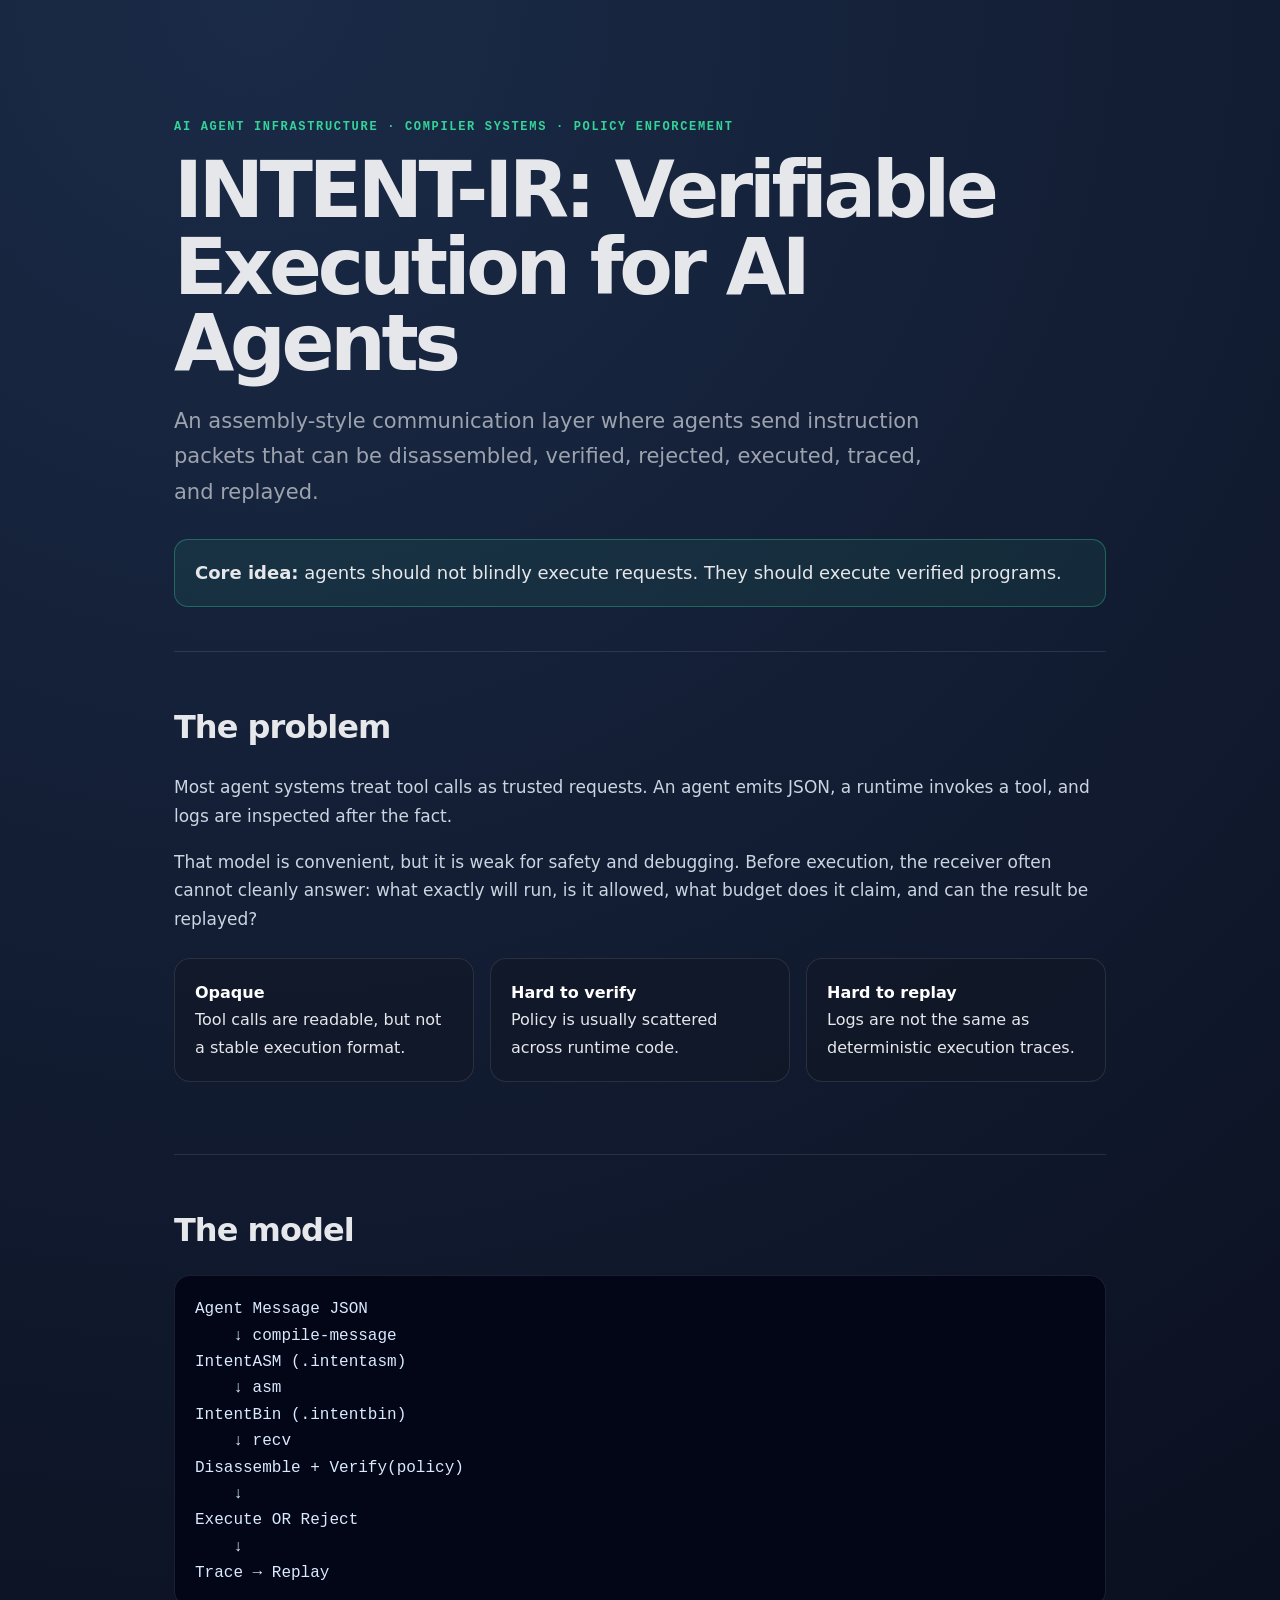
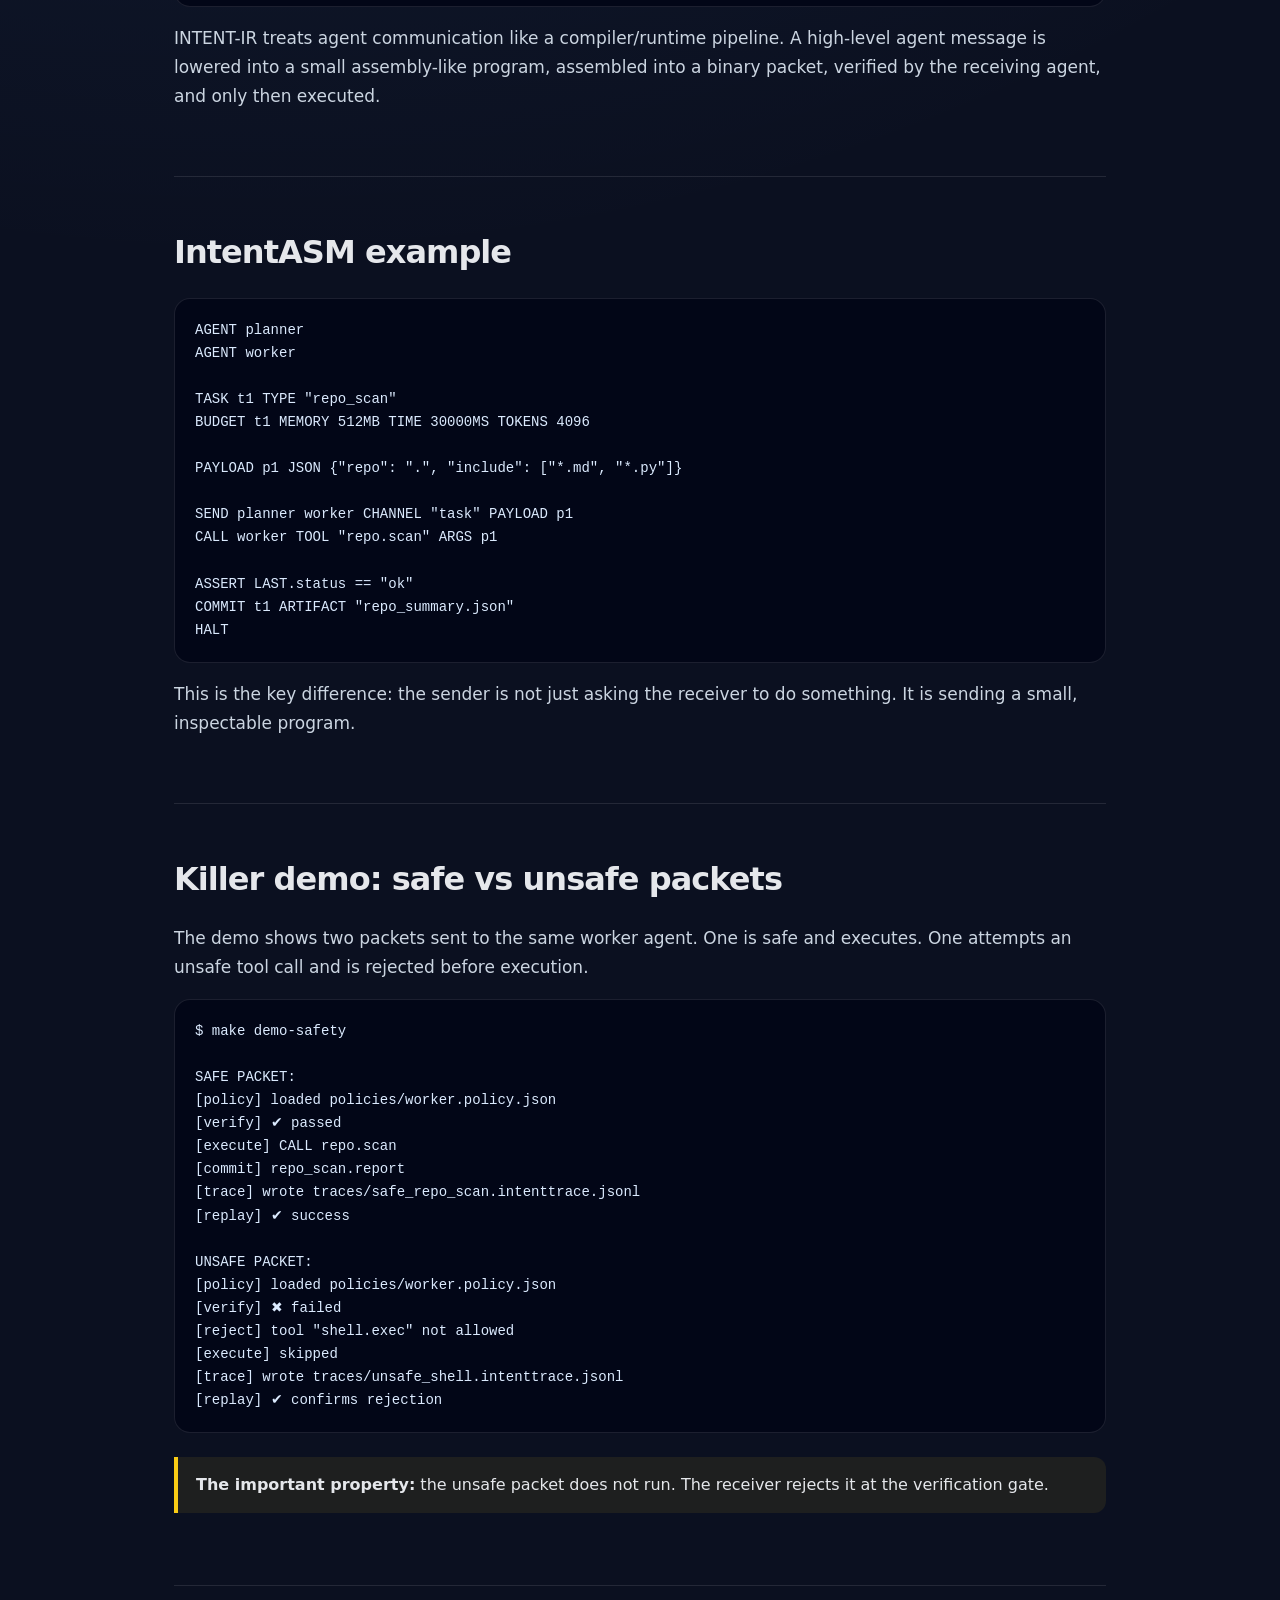
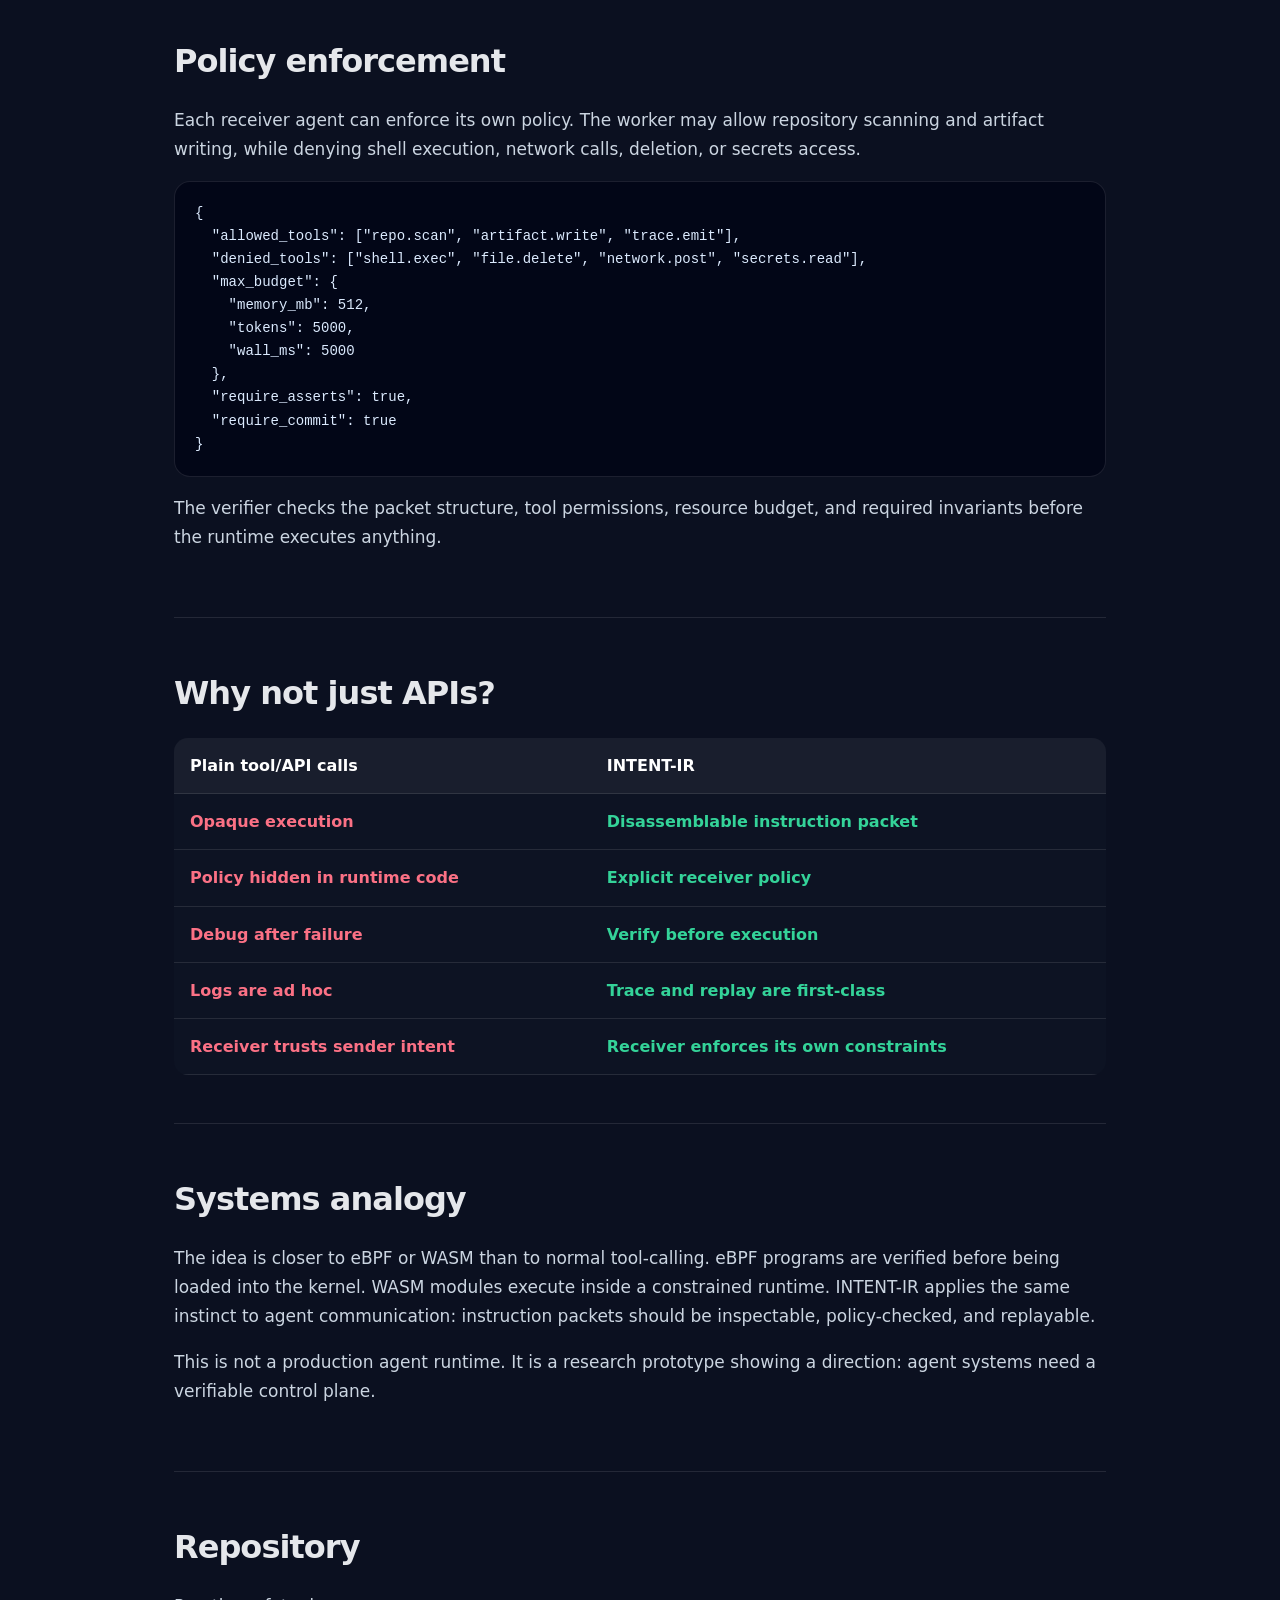
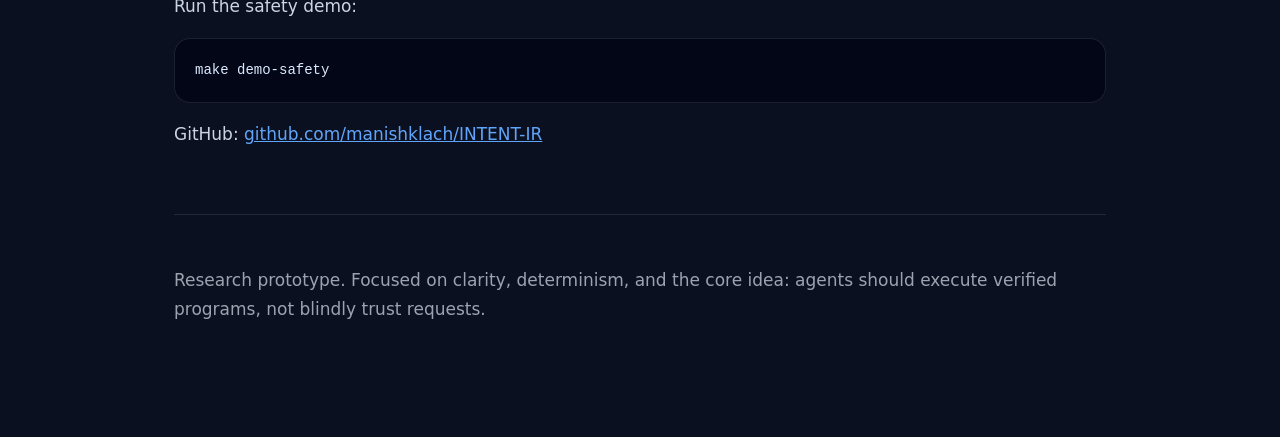
<file: docs/index.html>
<!DOCTYPE html>
<html lang="en">
<head>
  <meta charset="UTF-8" />
  <meta name="viewport" content="width=device-width, initial-scale=1.0" />
  <title>INTENT-IR — Verifiable Agent Execution</title>
  <meta name="description" content="INTENT-IR is an assembly-style communication layer for AI agents: compile messages into verifiable, replayable instruction packets." />
  <style>
    :root {
      --bg: #0b1020;
      --panel: #111827;
      --panel2: #0f172a;
      --text: #e5e7eb;
      --muted: #9ca3af;
      --line: rgba(255,255,255,.10);
      --green: #34d399;
      --red: #fb7185;
      --blue: #60a5fa;
      --yellow: #facc15;
      --code: #020617;
    }
    * { box-sizing: border-box; }
    body {
      margin: 0;
      font-family: Inter, ui-sans-serif, system-ui, -apple-system, BlinkMacSystemFont, "Segoe UI", sans-serif;
      background: radial-gradient(circle at 20% 0%, rgba(96,165,250,.18), transparent 35%), var(--bg);
      color: var(--text);
      line-height: 1.7;
    }
    a { color: var(--blue); }
    .wrap { max-width: 980px; margin: 0 auto; padding: 56px 24px 96px; }
    .hero { padding: 64px 0 44px; border-bottom: 1px solid var(--line); }
    .eyebrow { color: var(--green); font: 700 12px/1.2 ui-monospace, SFMono-Regular, Menlo, Consolas, monospace; letter-spacing: .14em; text-transform: uppercase; }
    h1 { font-size: clamp(42px, 7vw, 78px); line-height: .98; letter-spacing: -0.055em; margin: 18px 0 22px; }
    .subtitle { font-size: 21px; color: var(--muted); max-width: 760px; }
    .punch { margin-top: 28px; padding: 18px 20px; border: 1px solid rgba(52,211,153,.35); background: rgba(52,211,153,.08); border-radius: 14px; font-size: 18px; }
    section { padding: 48px 0; border-bottom: 1px solid var(--line); }
    h2 { font-size: 32px; letter-spacing: -.03em; margin: 0 0 18px; }
    h3 { margin-top: 28px; }
    p { color: #cbd5e1; font-size: 17px; }
    .grid { display: grid; grid-template-columns: repeat(auto-fit, minmax(240px,1fr)); gap: 16px; margin: 24px 0; }
    .card { background: rgba(17,24,39,.72); border: 1px solid var(--line); border-radius: 16px; padding: 20px; }
    .card strong { color: #fff; }
    pre { background: var(--code); border: 1px solid var(--line); border-radius: 16px; padding: 20px; overflow-x: auto; color: #dbeafe; font-size: 14px; line-height: 1.65; }
    code { font-family: ui-monospace, SFMono-Regular, Menlo, Consolas, monospace; }
    .flow { font-size: 16px; color: #dbeafe; }
    .ok { color: var(--green); font-weight: 700; }
    .bad { color: var(--red); font-weight: 700; }
    table { width: 100%; border-collapse: collapse; margin-top: 18px; overflow: hidden; border-radius: 14px; }
    th, td { padding: 14px 16px; border-bottom: 1px solid var(--line); text-align: left; vertical-align: top; }
    th { background: rgba(255,255,255,.06); color: #fff; }
    td { color: #cbd5e1; background: rgba(17,24,39,.45); }
    .callout { border-left: 4px solid var(--yellow); padding: 14px 18px; background: rgba(250,204,21,.08); border-radius: 0 12px 12px 0; margin: 24px 0; }
    .footer { color: var(--muted); padding-top: 34px; }
  </style>
</head>
<body>
  <main class="wrap">
    <header class="hero">
      <div class="eyebrow">AI Agent Infrastructure · Compiler Systems · Policy Enforcement</div>
      <h1>INTENT-IR: Verifiable Execution for AI Agents</h1>
      <p class="subtitle">An assembly-style communication layer where agents send instruction packets that can be disassembled, verified, rejected, executed, traced, and replayed.</p>
      <div class="punch"><strong>Core idea:</strong> agents should not blindly execute requests. They should execute verified programs.</div>
    </header>

    <section>
      <h2>The problem</h2>
      <p>Most agent systems treat tool calls as trusted requests. An agent emits JSON, a runtime invokes a tool, and logs are inspected after the fact.</p>
      <p>That model is convenient, but it is weak for safety and debugging. Before execution, the receiver often cannot cleanly answer: what exactly will run, is it allowed, what budget does it claim, and can the result be replayed?</p>
      <div class="grid">
        <div class="card"><strong>Opaque</strong><br />Tool calls are readable, but not a stable execution format.</div>
        <div class="card"><strong>Hard to verify</strong><br />Policy is usually scattered across runtime code.</div>
        <div class="card"><strong>Hard to replay</strong><br />Logs are not the same as deterministic execution traces.</div>
      </div>
    </section>

    <section>
      <h2>The model</h2>
      <pre class="flow"><code>Agent Message JSON
    ↓ compile-message
IntentASM (.intentasm)
    ↓ asm
IntentBin (.intentbin)
    ↓ recv
Disassemble + Verify(policy)
    ↓
Execute OR Reject
    ↓
Trace → Replay</code></pre>
      <p>INTENT-IR treats agent communication like a compiler/runtime pipeline. A high-level agent message is lowered into a small assembly-like program, assembled into a binary packet, verified by the receiving agent, and only then executed.</p>
    </section>

    <section>
      <h2>IntentASM example</h2>
      <pre><code>AGENT planner
AGENT worker

TASK t1 TYPE "repo_scan"
BUDGET t1 MEMORY 512MB TIME 30000MS TOKENS 4096

PAYLOAD p1 JSON {"repo": ".", "include": ["*.md", "*.py"]}

SEND planner worker CHANNEL "task" PAYLOAD p1
CALL worker TOOL "repo.scan" ARGS p1

ASSERT LAST.status == "ok"
COMMIT t1 ARTIFACT "repo_summary.json"
HALT</code></pre>
      <p>This is the key difference: the sender is not just asking the receiver to do something. It is sending a small, inspectable program.</p>
    </section>

    <section>
      <h2>Killer demo: safe vs unsafe packets</h2>
      <p>The demo shows two packets sent to the same worker agent. One is safe and executes. One attempts an unsafe tool call and is rejected before execution.</p>
      <pre><code>$ make demo-safety

SAFE PACKET:
[policy] loaded policies/worker.policy.json
[verify] ✔ passed
[execute] CALL repo.scan
[commit] repo_scan.report
[trace] wrote traces/safe_repo_scan.intenttrace.jsonl
[replay] ✔ success

UNSAFE PACKET:
[policy] loaded policies/worker.policy.json
[verify] ✖ failed
[reject] tool "shell.exec" not allowed
[execute] skipped
[trace] wrote traces/unsafe_shell.intenttrace.jsonl
[replay] ✔ confirms rejection</code></pre>
      <div class="callout"><strong>The important property:</strong> the unsafe packet does not run. The receiver rejects it at the verification gate.</div>
    </section>

    <section>
      <h2>Policy enforcement</h2>
      <p>Each receiver agent can enforce its own policy. The worker may allow repository scanning and artifact writing, while denying shell execution, network calls, deletion, or secrets access.</p>
      <pre><code>{
  "allowed_tools": ["repo.scan", "artifact.write", "trace.emit"],
  "denied_tools": ["shell.exec", "file.delete", "network.post", "secrets.read"],
  "max_budget": {
    "memory_mb": 512,
    "tokens": 5000,
    "wall_ms": 5000
  },
  "require_asserts": true,
  "require_commit": true
}</code></pre>
      <p>The verifier checks the packet structure, tool permissions, resource budget, and required invariants before the runtime executes anything.</p>
    </section>

    <section>
      <h2>Why not just APIs?</h2>
      <table>
        <thead><tr><th>Plain tool/API calls</th><th>INTENT-IR</th></tr></thead>
        <tbody>
          <tr><td><span class="bad">Opaque execution</span></td><td><span class="ok">Disassemblable instruction packet</span></td></tr>
          <tr><td><span class="bad">Policy hidden in runtime code</span></td><td><span class="ok">Explicit receiver policy</span></td></tr>
          <tr><td><span class="bad">Debug after failure</span></td><td><span class="ok">Verify before execution</span></td></tr>
          <tr><td><span class="bad">Logs are ad hoc</span></td><td><span class="ok">Trace and replay are first-class</span></td></tr>
          <tr><td><span class="bad">Receiver trusts sender intent</span></td><td><span class="ok">Receiver enforces its own constraints</span></td></tr>
        </tbody>
      </table>
    </section>

    <section>
      <h2>Systems analogy</h2>
      <p>The idea is closer to eBPF or WASM than to normal tool-calling. eBPF programs are verified before being loaded into the kernel. WASM modules execute inside a constrained runtime. INTENT-IR applies the same instinct to agent communication: instruction packets should be inspectable, policy-checked, and replayable.</p>
      <p>This is not a production agent runtime. It is a research prototype showing a direction: agent systems need a verifiable control plane.</p>
    </section>

    <section>
      <h2>Repository</h2>
      <p>Run the safety demo:</p>
      <pre><code>make demo-safety</code></pre>
      <p>GitHub: <a href="https://github.com/manishklach/INTENT-IR">github.com/manishklach/INTENT-IR</a></p>
    </section>

    <p class="footer">Research prototype. Focused on clarity, determinism, and the core idea: agents should execute verified programs, not blindly trust requests.</p>
  </main>
</body>
</html>
</file>
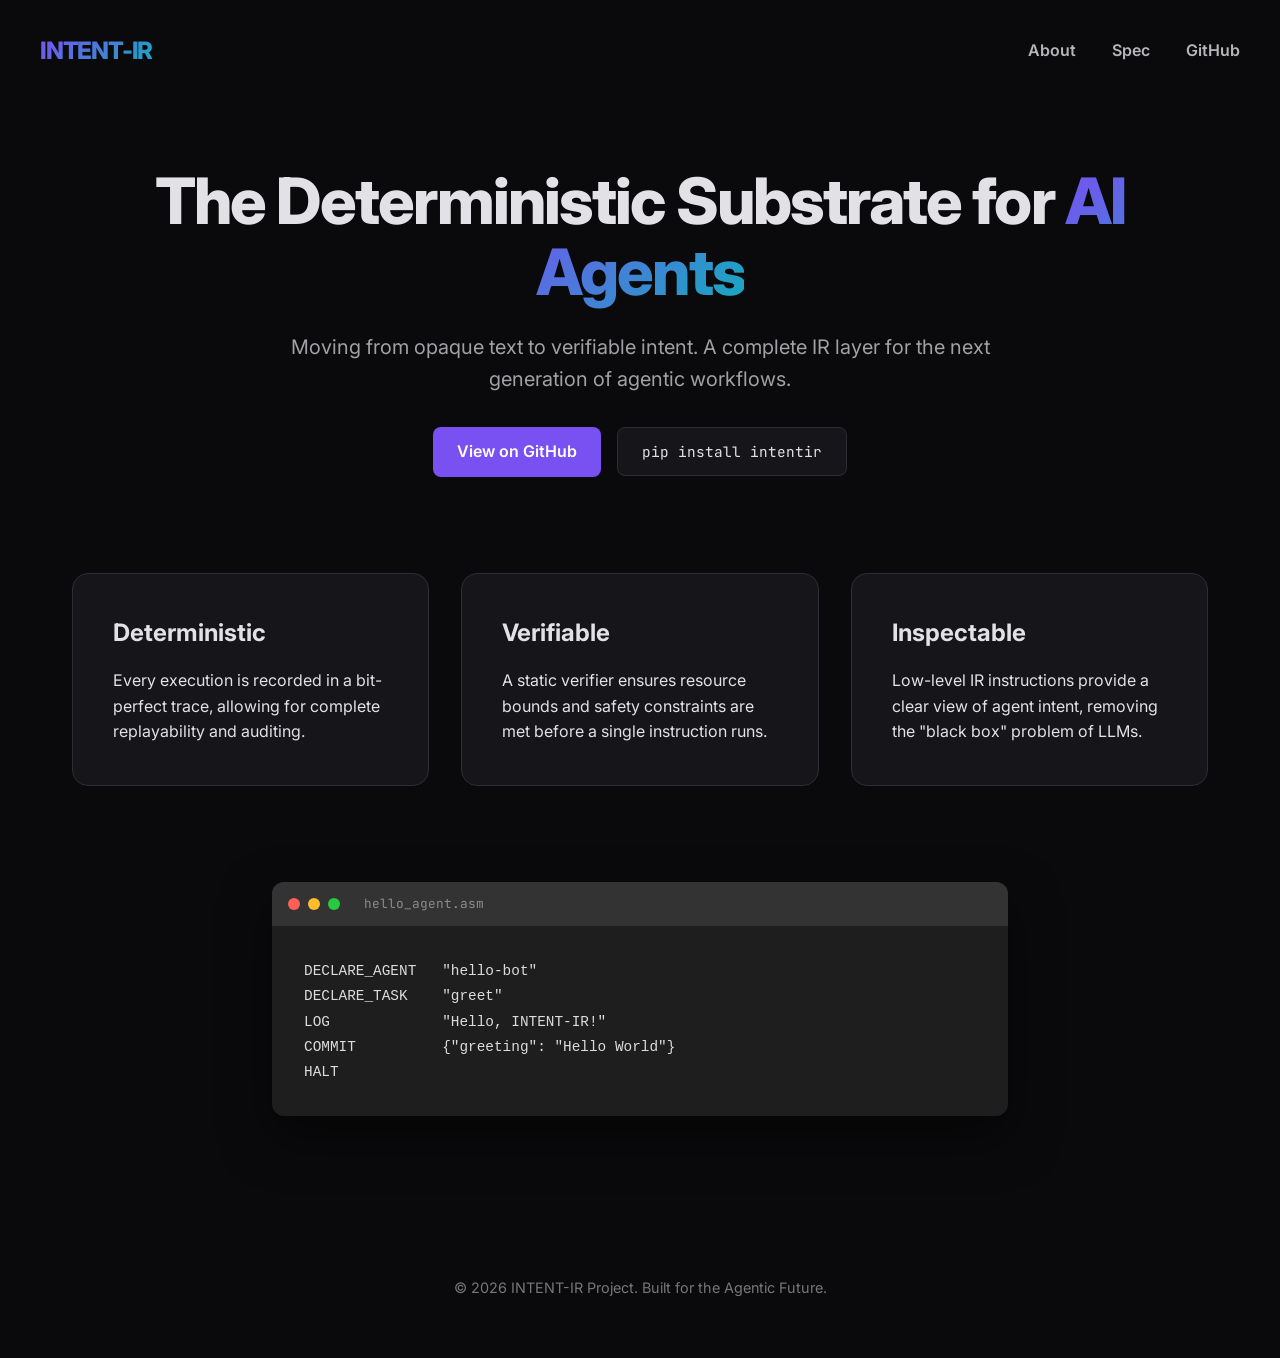
<file: site/index.html>
<!DOCTYPE html>
<html lang="en">
<head>
    <meta charset="UTF-8">
    <meta name="viewport" content="width=device-width, initial-scale=1.0">
    <title>INTENT-IR | Agent Execution Substrate</title>
    <link rel="stylesheet" href="style.css">
    <link href="https://fonts.googleapis.com/css2?family=Inter:wght@400;600;800&family=JetBrains+Mono&display=swap" rel="stylesheet">
</head>
<body>
    <header>
        <nav>
            <div class="logo">INTENT-IR</div>
            <div class="links">
                <a href="#about">About</a>
                <a href="#spec">Spec</a>
                <a href="https://github.com/ManishKL/intent-ir">GitHub</a>
            </div>
        </nav>
    </header>

    <main>
        <section class="hero">
            <h1>The Deterministic Substrate for <span class="gradient-text">AI Agents</span></h1>
            <p>Moving from opaque text to verifiable intent. A complete IR layer for the next generation of agentic workflows.</p>
            <div class="cta">
                <a href="https://github.com/ManishKL/intent-ir" class="btn primary">View on GitHub</a>
                <code class="install-cmd">pip install intentir</code>
            </div>
        </section>

        <section id="about" class="features">
            <div class="feature-card">
                <h3>Deterministic</h3>
                <p>Every execution is recorded in a bit-perfect trace, allowing for complete replayability and auditing.</p>
            </div>
            <div class="feature-card">
                <h3>Verifiable</h3>
                <p>A static verifier ensures resource bounds and safety constraints are met before a single instruction runs.</p>
            </div>
            <div class="feature-card">
                <h3>Inspectable</h3>
                <p>Low-level IR instructions provide a clear view of agent intent, removing the "black box" problem of LLMs.</p>
            </div>
        </section>

        <section class="code-preview">
            <div class="window">
                <div class="title-bar">
                    <span class="dot red"></span>
                    <span class="dot yellow"></span>
                    <span class="dot green"></span>
                    <span class="title">hello_agent.asm</span>
                </div>
                <pre><code>DECLARE_AGENT   "hello-bot"
DECLARE_TASK    "greet"
LOG             "Hello, INTENT-IR!"
COMMIT          {"greeting": "Hello World"}
HALT</code></pre>
            </div>
        </section>
    </main>

    <footer>
        <p>&copy; 2026 INTENT-IR Project. Built for the Agentic Future.</p>
    </footer>
</body>
</html>
</file>
<file: site/style.css>
:root {
    --bg: #0a0a0c;
    --text: #e1e1e6;
    --primary: #7950f2;
    --accent: #15aabf;
    --card-bg: #16161a;
    --border: #2d2d35;
}

* {
    box-sizing: border-box;
    margin: 0;
    padding: 0;
}

body {
    background: var(--bg);
    color: var(--text);
    font-family: 'Inter', sans-serif;
    line-height: 1.6;
}

header {
    padding: 2rem;
}

nav {
    max-width: 1200px;
    margin: 0 auto;
    display: flex;
    justify-content: space-between;
    align-items: center;
}

.logo {
    font-weight: 800;
    font-size: 1.5rem;
    letter-spacing: -0.05em;
    background: linear-gradient(135deg, var(--primary), var(--accent));
    -webkit-background-clip: text;
    -webkit-text-fill-color: transparent;
}

.links a {
    color: var(--text);
    text-decoration: none;
    margin-left: 2rem;
    font-weight: 600;
    opacity: 0.8;
    transition: opacity 0.2s;
}

.links a:hover {
    opacity: 1;
}

.hero {
    max-width: 1200px;
    margin: 4rem auto;
    text-align: center;
    padding: 0 2rem;
}

h1 {
    font-size: 4rem;
    font-weight: 800;
    line-height: 1.1;
    margin-bottom: 1.5rem;
    letter-spacing: -0.03em;
}

.gradient-text {
    background: linear-gradient(135deg, var(--primary), var(--accent));
    -webkit-background-clip: text;
    -webkit-text-fill-color: transparent;
}

.hero p {
    font-size: 1.25rem;
    max-width: 700px;
    margin: 0 auto 2rem;
    opacity: 0.7;
}

.cta {
    display: flex;
    justify-content: center;
    align-items: center;
    gap: 1rem;
}

.btn {
    padding: 0.75rem 1.5rem;
    border-radius: 8px;
    text-decoration: none;
    font-weight: 600;
    transition: transform 0.2s;
}

.btn.primary {
    background: var(--primary);
    color: white;
}

.btn:hover {
    transform: translateY(-2px);
}

.install-cmd {
    background: var(--card-bg);
    padding: 0.75rem 1.5rem;
    border-radius: 8px;
    border: 1px solid var(--border);
    font-family: 'JetBrains Mono', monospace;
    font-size: 0.9rem;
}

.features {
    max-width: 1200px;
    margin: 6rem auto;
    display: grid;
    grid-template-columns: repeat(3, 1fr);
    gap: 2rem;
    padding: 0 2rem;
}

.feature-card {
    background: var(--card-bg);
    padding: 2.5rem;
    border-radius: 16px;
    border: 1px solid var(--border);
    transition: border-color 0.2s;
}

.feature-card:hover {
    border-color: var(--primary);
}

.feature-card h3 {
    margin-bottom: 1rem;
    font-size: 1.5rem;
}

.code-preview {
    max-width: 800px;
    margin: 6rem auto;
    padding: 0 2rem;
}

.window {
    background: #1e1e1e;
    border-radius: 12px;
    overflow: hidden;
    box-shadow: 0 20px 50px rgba(0,0,0,0.5);
}

.title-bar {
    background: #333;
    padding: 0.75rem 1rem;
    display: flex;
    align-items: center;
    gap: 0.5rem;
}

.dot {
    width: 12px;
    height: 12px;
    border-radius: 50%;
}

.red { background: #ff5f56; }
.yellow { background: #ffbd2e; }
.green { background: #27c93f; }

.title {
    margin-left: 1rem;
    font-size: 0.8rem;
    opacity: 0.5;
    font-family: 'JetBrains Mono', monospace;
}

pre {
    padding: 2rem;
    font-family: 'JetBrains Mono', monospace;
    font-size: 0.9rem;
    color: #dcdcdc;
}

footer {
    text-align: center;
    padding: 4rem;
    opacity: 0.5;
    font-size: 0.9rem;
}
</file>
